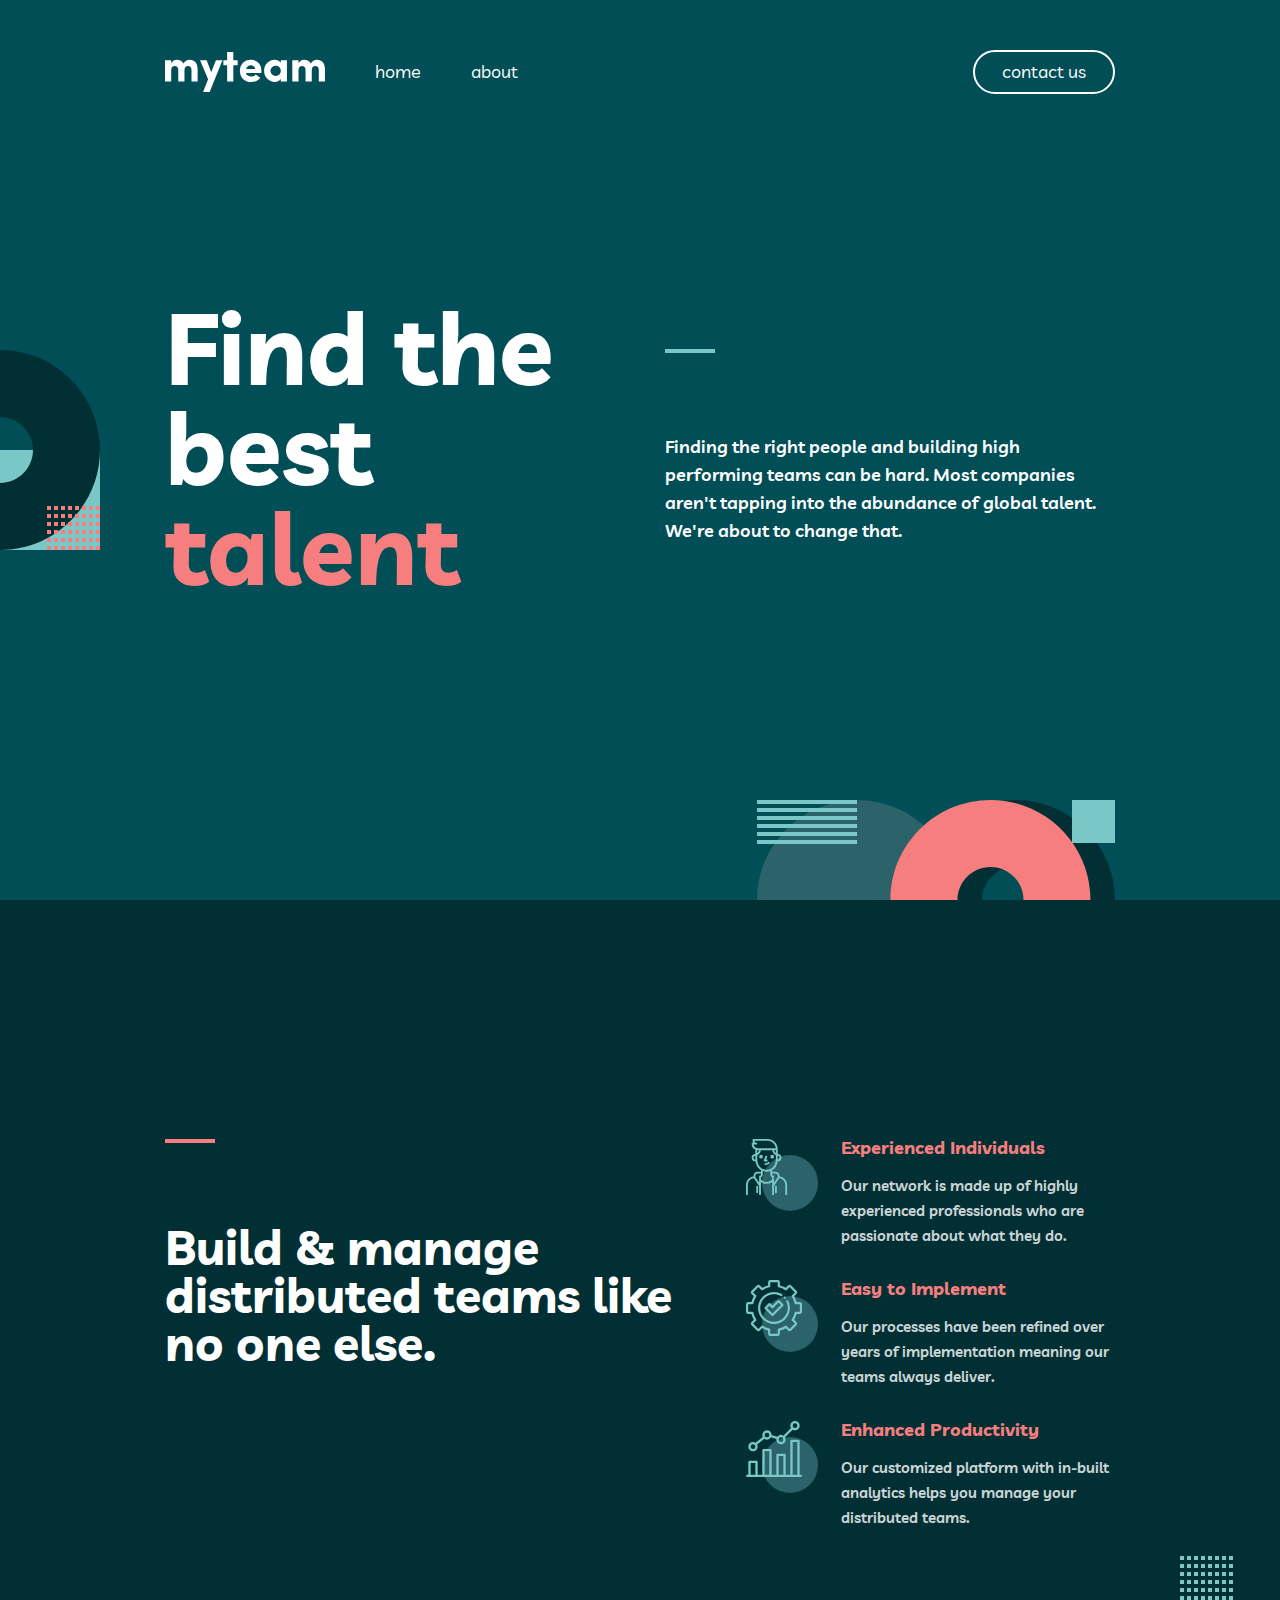
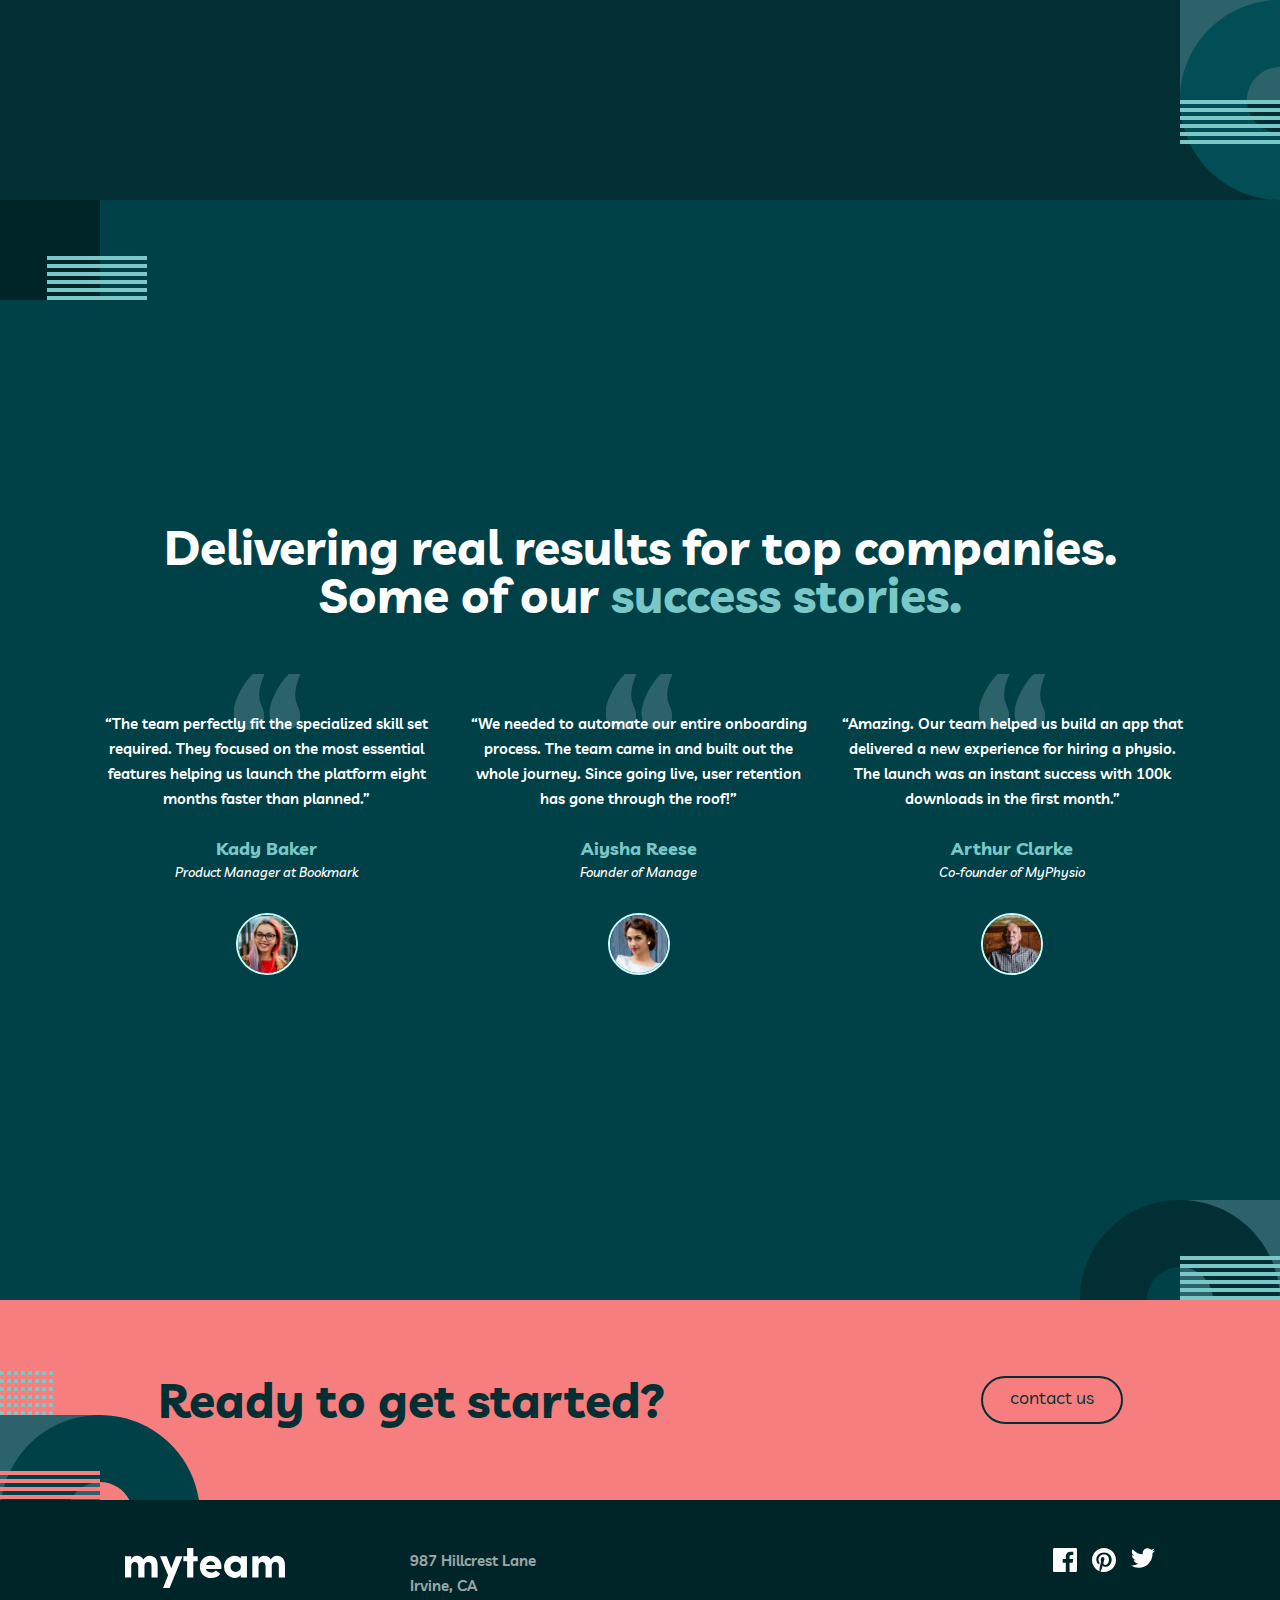
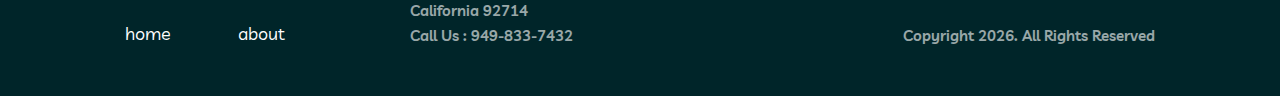
<file: index.html>
<!DOCTYPE html>
<html lang="en">
  <head>
    <meta charset="UTF-8" />
    <meta name="viewport" content="width=device-width, initial-scale=1.0" />
    <meta name="description" content="myTeam website to find the best talent" />

    <link rel="icon" type="image/png" sizes="32x32" href="assets/favicon-32x32.png" />

    <title>Frontend Mentor | myteam website challenge - Homepage</title>
    <link rel="preconnect" href="https://fonts.googleapis.com" />
    <link rel="preconnect" href="https://fonts.gstatic.com" crossorigin />
    <link href="https://fonts.googleapis.com/css2?family=Livvic:wght@600;700&display=swap" rel="stylesheet" />
    <link rel="stylesheet" href="./styles/home.css" />
  </head>
  <body>
    <div class="menu-backdrop">
      <div class="menu">
        <ul>
          <li>
            <button type="button" aria-label="close button" class="closeBtn">
              <img src="./assets/icon-close.svg" alt="close button" />
            </button>
          </li>
          <li><a class="link header-link" href="./index.html">home</a></li>
          <li><a class="link header-link" href="./about.html">about</a></li>
          <li><a class="contact-us header-link" href="./contact.html">contact us</a></li>
        </ul>
        <img class="menu-bg-pattern" src="./assets/bg-pattern-about-1-mobile-nav-1.svg" alt="" />
      </div>
    </div>
    <header class="header-container">
      <img class="pattern-home-1" src="./assets/bg-pattern-home-1.svg" alt="" />
      <div class="header">
        <nav class="nav-bar">
          <img class="logo" src="./assets/logo.svg" alt="logo" />
          <a class="link header-link" href="./index.html">home</a>
          <a class="link header-link" href="./about.html">about</a>
          <a class="contact-us header-link" href="./contact.html">contact us</a>
          <button type="button" aria-label="hamburger" class="hamburger">
            <img src="./assets/icon-hamburger.svg" alt="" />
          </button>
        </nav>

        <div class="content">
          <h1 class="main-heading">Find the<br/ >best <span class="talent">talent</span></h1>
          <p class="desc">Finding the right people and building high performing teams can be hard. Most companies aren't tapping into the abundance of global talent. We're about to change that.</p>
        </div>
        <img class="pattern-home-2" src="./assets/bg-pattern-home-2.svg" alt="" />
      </div>
    </header>
    <main>
      <div class="main-content-container">
        <section class="teams-info">
          <div class="teams-group">
            <h2 class="heading-2"><span>Build & manage distributed teams like no one else.</span></h2>
            <div class="teams-data">
              <figure>
                <img src="./assets/icon-person.svg" alt="icon-person" />
                <figcaption>
                  <h3>Experienced Individuals</h3>
                  <p>Our network is made up of highly experienced professionals who are passionate about what they do.</p>
                </figcaption>
              </figure>
              <figure>
                <img src="./assets/icon-cog.svg" alt="icon-cog" />
                <figcaption>
                  <h3>Easy to Implement</h3>
                  <p>Our processes have been refined over years of implementation meaning our teams always deliver.</p>
                </figcaption>
              </figure>
              <figure>
                <img src="./assets/icon-chart.svg" alt="icon-chart" />
                <figcaption>
                  <h3>Enhanced Productivity</h3>
                  <p>Our customized platform with in-built analytics helps you manage your distributed teams.</p>
                </figcaption>
              </figure>
            </div>
          </div>
        </section>
        <img class="pattern-home-3" src="./assets/bg-pattern-home-3.svg" alt="" />
      </div>
      <section class="quotes-container">
        <img src="./assets/bg-pattern-home-4-about-3.svg" alt="" />
        <div class="quotes">
          <div class="quotes-group">
            <h2 class="heading-2">Delivering real results for top companies. Some of our <span class="success-stories">success stories.</span></h2>
            <figure class="figure1">
              <figcaption>
                <img class="icon-quote" src="./assets/icon-quotes.svg" alt="" />
                <q class="quote">The team perfectly fit the specialized skill set required. They focused on the most essential features helping us launch the platform eight months faster than planned.</q>
                <h3 class="heading-3">Kady Baker</h3>
                <p class="job-position">Product Manager at Bookmark</p>
              </figcaption>
              <img src="./assets/avatar-kady.jpg" width="62" height="62" alt="kady" />
            </figure>
            <figure class="figure2">
              <figcaption>
                <img class="icon-quote" src="./assets/icon-quotes.svg" alt="" />
                <q class="quote">We needed to automate our entire onboarding process. The team came in and built out the whole journey. Since going live, user retention has gone through the roof!</q>
                <h3 class="heading-3">Aiysha Reese</h3>
                <p class="job-position">Founder of Manage</p>
              </figcaption>
              <img src="./assets/avatar-aiysha.jpg" width="62" height="62" alt="aiysha" />
            </figure>
            <figure class="figure3">
              <figcaption>
                <img class="icon-quote" src="./assets/icon-quotes.svg" alt="" />
                <q class="quote">Amazing. Our team helped us build an app that delivered a new experience for hiring a physio. The launch was an instant success with 100k downloads in the first month.</q>
                <h3 class="heading-3">Arthur Clarke</h3>
                <p class="job-position">Co-founder of MyPhysio</p>
              </figcaption>
              <img src="./assets/avatar-arthur.jpg" width="62" height="62" alt="arthur" />
            </figure>
          </div>
        </div>
        <img src="./assets/bg-pattern-home-5.svg" class="pattern-home-5" alt="" />
      </section>
      <section class="contact-us-container">
        <img class="pattern-contact-us" src="./assets/bg-pattern-home-6-about-5.svg" alt="" />
        <div class="contact-us-content">
          <h2 class="heading-2">Ready to get started?</h2>
          <a class="contact-us header-link" href="./contact.html">contact us</a>
        </div>
      </section>
    </main>
    <footer class="footer-container">
      <div class="footer-content">
        <div class="nav-group">
          <img class="logo" src="./assets/logo.svg" alt="logo" />
          <div class="nav-links">
            <ul>
              <li><a class="link header-link" href="./index.html">home</a></li>
              <li><a class="link header-link" href="./about.html">about</a></li>
            </ul>
          </div>
          <div class="nav-socials">
            <ul>
              <li>
                <a class="link header-link" href="http://www.facebook.com" target="_blank"><img src="./assets/icon-facebook.svg" alt="facebook" /></a>
              </li>
              <li>
                <a class="link header-link" href="http://www.pinterest.com" target="_blank"><img src="./assets/icon-pinterest.svg" alt="pinterest" /></a>
              </li>
              <li>
                <a class="link header-link" href="http://www.twitter.com" target="_blank"><img src="./assets/icon-twitter.svg" alt="twitter" /></a>
              </li>
            </ul>
          </div>
        </div>
        <address class="address">987 Hillcrest Lane<br />Irvine, CA<br />California 92714<br />Call Us : 949-833-7432</address>
        <div class="contact-block">
          <div class="nav-socials">
            <ul>
              <li>
                <a class="link header-link" href="http://www.facebook.com" target="_blank"><img src="./assets/icon-facebook.svg" alt="facebook" /></a>
              </li>
              <li>
                <a class="link header-link" href="http://www.pinterest.com" target="_blank"><img src="./assets/icon-pinterest.svg" alt="pinterest" /></a>
              </li>
              <li>
                <a class="link header-link" href="http://www.twitter.com" target="_blank"><img src="./assets/icon-twitter.svg" alt="twitter" /></a>
              </li>
            </ul>
          </div>
          <address class="address">987 Hillcrest Lane<br />Irvine, CA<br />California 92714<br />Call Us : 949-833-7432</address>
          <p class="copyright">Copyright <span class="year"></span>. All Rights Reserved</p>
        </div>
      </div>
    </footer>
    <script src="src/index.js"></script>
  </body>
</html>
</file>
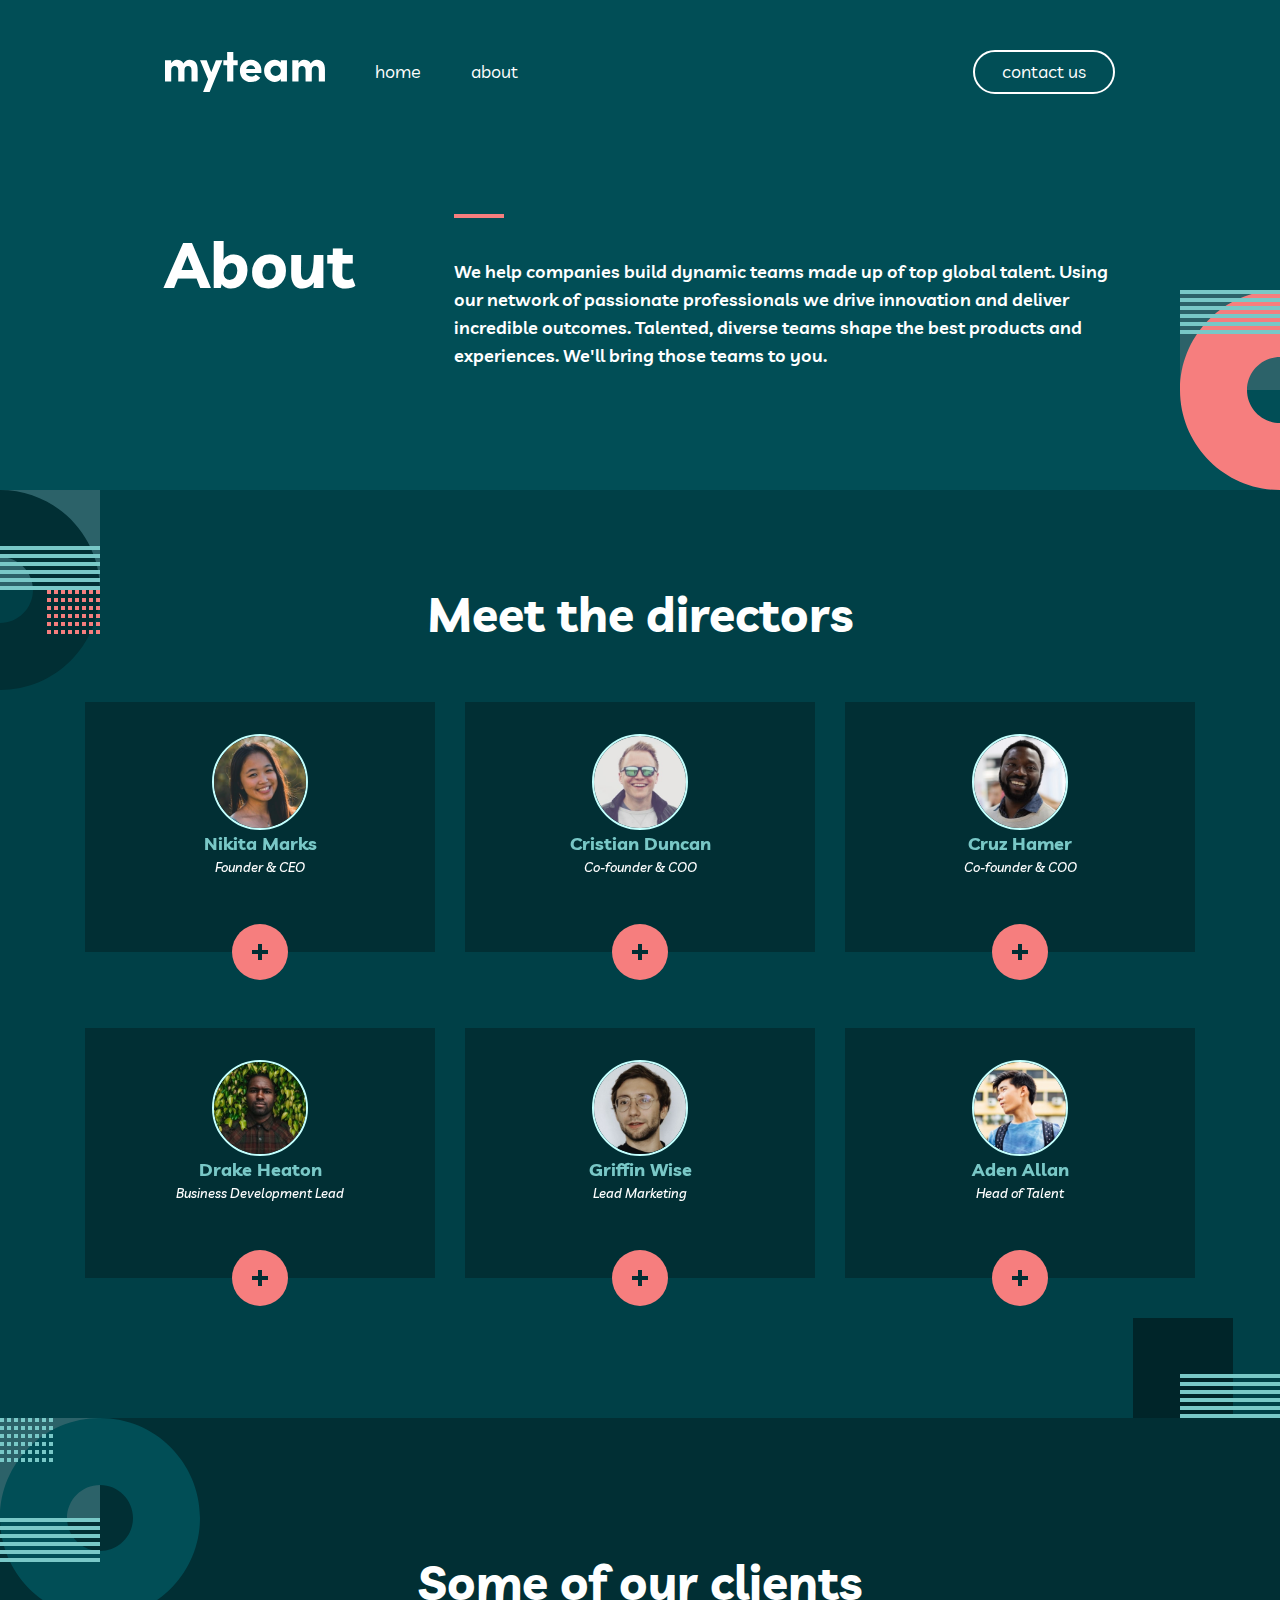
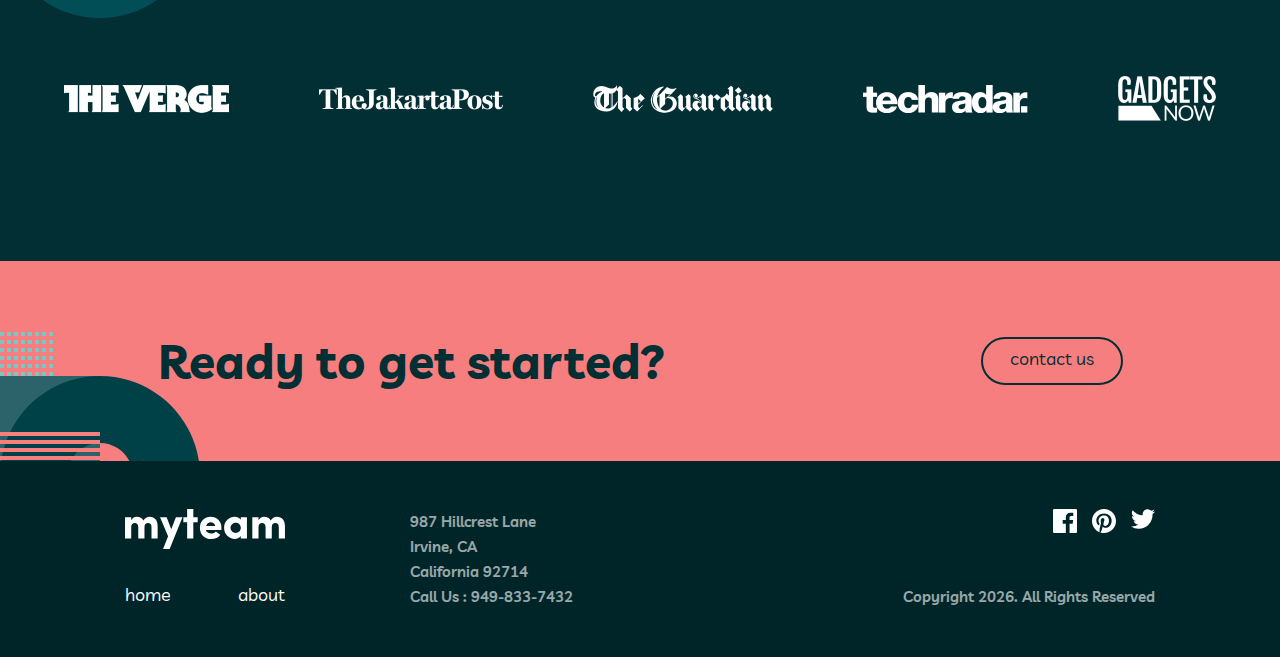
<file: about.html>
<!DOCTYPE html>
<html lang="en">
  <head>
    <meta charset="UTF-8" />
    <meta name="viewport" content="width=device-width, initial-scale=1.0" />
    <meta name="description" content="myTeam website to find the best talent" />

    <link rel="icon" type="image/png" sizes="32x32" href="assets/favicon-32x32.png" />

    <title>Frontend Mentor | myteam website challenge - About</title>
    <link rel="stylesheet" href="./styles/about.css" />
  </head>
  <body>
    <div class="menu-backdrop">
      <div class="menu">
        <ul>
          <li>
            <button type="button" aria-label="close button" class="closeBtn">
              <img src="./assets/icon-close.svg" alt="close button" />
            </button>
          </li>
          <li><a class="link header-link" href="./index.html">home</a></li>
          <li><a class="link header-link" href="./about.html">about</a></li>
          <li><a class="contact-us header-link" href="./contact.html">contact us</a></li>
        </ul>
        <img class="menu-bg-pattern" src="./assets/bg-pattern-about-1-mobile-nav-1.svg" alt="" />
      </div>
    </div>
    <header class="header-container">
      <div class="header">
        <div class="header-content">
          <nav class="nav-bar">
            <img class="logo" src="./assets/logo.svg" alt="logo" />
            <a class="link header-link" href="./index.html">home</a>
            <a class="link header-link" href="./about.html">about</a>
            <a class="contact-us header-link" href="./contact.html">contact us</a>
            <button type="button" aria-label="hamburger" class="hamburger">
              <link href="https://fonts.googleapis.com/css2?family=Livvic:wght@600;700&display=swap" rel="stylesheet" />
              <img src="./assets/icon-hamburger.svg" alt="" />
            </button>
          </nav>
          <div class="content">
            <h1 class="main-heading">About</h1>
            <p class="desc">
              We help companies build dynamic teams made up of top global talent. Using our network of passionate professionals we drive innovation and deliver incredible outcomes. Talented, diverse teams shape the best products and experiences.
              We'll bring those teams to you.
            </p>
          </div>
        </div>
      </div>
      <img class="pattern-home-2" src="./assets/bg-pattern-about-1-mobile-nav-1.svg" alt="" />
    </header>
    <main>
      <div class="main-content-container">
        <img class="bg-pattern-2" src="./assets/bg-pattern-about-2-contact-1.svg" alt="" />
        <div class="directors-info">
          <h2 class="heading-2">Meet the directors</h2>
          <div class="cards">
            <div class="card">
              <div class="card-holder">
                <div class="card-inner">
                  <figure class="card-front">
                    <img width="96px" height="96px" src="./assets/avatar-nikita.jpg" alt="Nikita" />
                    <figcaption>
                      <h3 class="heading-3">Nikita Marks</h3>
                      <p class="job-position">Founder & CEO</p>
                    </figcaption>
                  </figure>
                  <div class="back-card">
                    <h3 class="heading-3">Nikita Marks</h3>
                    <q class="card-quote">It always amazes me how much talent there is in every corner of the globe.</q>
                    <div class="socials">
                      <a class="link header-link" href="http://www.twitter.com" target="_blank"><img src="./assets/icon-twitter.svg" alt="Twitter" /></a
                      ><a class="link header-link" href="http://www.linkedin.com" target="_blank"><img src="./assets/icon-linkedin.svg" alt="LinkedIn" /></a>
                    </div>
                  </div>
                </div>
              </div>
              <button type="button" class="card-btn" aria-label="open/close card"><img src="./assets/icon-cross.svg" alt="" /></button>
            </div>
            <div class="card">
              <div class="card-holder">
                <div class="card-inner">
                  <figure class="card-front">
                    <img width="96px" height="96px" src="./assets/avatar-christian.jpg" alt="Christian" />
                    <figcaption>
                      <h3 class="heading-3">Cristian Duncan</h3>
                      <p class="job-position">Co-founder & COO</p>
                    </figcaption>
                  </figure>
                  <div class="back-card">
                    <h3 class="heading-3">Cristian Duncan</h3>
                    <q class="card-quote">Distributed teams required unique processes. You need to approach work in a new way.</q>
                    <div class="socials">
                      <a class="link header-link" href="http://www.twitter.com" target="_blank"><img src="./assets/icon-twitter.svg" alt="Twitter" /></a
                      ><a class="link header-link" href="http://www.linkedin.com" target="_blank"><img src="./assets/icon-linkedin.svg" alt="LinkedIn" /></a>
                    </div>
                  </div>
                </div>
              </div>
              <button type="button" class="card-btn" aria-label="open/close card"><img src="./assets/icon-cross.svg" alt="" /></button>
            </div>
            <div class="card">
              <div class="card-holder">
                <div class="card-inner">
                  <figure class="card-front">
                    <img width="96px" height="96px" src="./assets/avatar-cruz.jpg" alt="Cruz" />
                    <figcaption>
                      <h3 class="heading-3">Cruz Hamer</h3>
                      <p class="job-position">Co-founder & COO</p>
                    </figcaption>
                  </figure>
                  <div class="back-card">
                    <h3 class="heading-3">Cruz Hamer</h3>
                    <q class="card-quote">Technology is at the forefront of enabling distributed teams. That's where we come in.</q>
                    <div class="socials">
                      <a class="link header-link" href="http://www.twitter.com" target="_blank"><img src="./assets/icon-twitter.svg" alt="Twitter" /></a
                      ><a class="link header-link" href="http://www.linkedin.com" target="_blank"><img src="./assets/icon-linkedin.svg" alt="LinkedIn" /></a>
                    </div>
                  </div>
                </div>
              </div>
              <button type="button" class="card-btn" aria-label="open/close card"><img src="./assets/icon-cross.svg" alt="" /></button>
            </div>
            <div class="card">
              <div class="card-holder">
                <div class="card-inner">
                  <figure class="card-front">
                    <img width="96px" height="96px" src="./assets/avatar-drake.jpg" alt="Drake" />
                    <figcaption>
                      <h3 class="heading-3">Drake Heaton</h3>
                      <p class="job-position">Business Development Lead</p>
                    </figcaption>
                  </figure>
                  <div class="back-card">
                    <h3 class="heading-3">Drake Heaton</h3>
                    <q class="card-quote">Hiring similar people from similar backgrounds is a surefire way to stunt innovation.</q>
                    <div class="socials">
                      <a class="link header-link" href="http://www.twitter.com" target="_blank"><img src="./assets/icon-twitter.svg" alt="Twitter" /></a
                      ><a class="link header-link" href="http://www.linkedin.com" target="_blank"><img src="./assets/icon-linkedin.svg" alt="LinkedIn" /></a>
                    </div>
                  </div>
                </div>
              </div>
              <button type="button" class="card-btn" aria-label="open/close card"><img src="./assets/icon-cross.svg" alt="" /></button>
            </div>
            <div class="card">
              <div class="card-holder">
                <div class="card-inner">
                  <figure class="card-front">
                    <img width="96px" height="96px" src="./assets/avatar-griffin.jpg" alt="Griffin" />
                    <figcaption>
                      <h3 class="heading-3">Griffin Wise</h3>
                      <p class="job-position">Lead Marketing</p>
                    </figcaption>
                  </figure>
                  <div class="back-card">
                    <h3 class="heading-3">Griffin Wise</h3>
                    <q class="card-quote">Unique perspectives shape unique products, which is what you need to survive these days.</q>
                    <div class="socials">
                      <a class="link header-link" href="http://www.twitter.com" target="_blank"><img src="./assets/icon-twitter.svg" alt="Twitter" /></a
                      ><a class="link header-link" href="http://www.linkedin.com" target="_blank"><img src="./assets/icon-linkedin.svg" alt="LinkedIn" /></a>
                    </div>
                  </div>
                </div>
              </div>
              <button type="button" class="card-btn" aria-label="open/close card"><img src="./assets/icon-cross.svg" alt="" /></button>
            </div>
            <div class="card">
              <div class="card-holder">
                <div class="card-inner">
                  <figure class="card-front">
                    <img width="96px" height="96px" src="./assets/avatar-aden.jpg" alt="Aden" />
                    <figcaption>
                      <h3 class="heading-3">Aden Allan</h3>
                      <p class="job-position">Head of Talent</p>
                    </figcaption>
                  </figure>
                  <div class="back-card">
                    <h3 class="heading-3">Aden Allan</h3>
                    <q class="card-quote">Empowered teams create truly amazing products. Set the north star and let them follow it.</q>
                    <div class="socials">
                      <a class="link header-link" href="http://www.twitter.com" target="_blank"><img src="./assets/icon-twitter.svg" alt="Twitter" /></a
                      ><a class="link header-link" href="http://www.linkedin.com" target="_blank"><img src="./assets/icon-linkedin.svg" alt="LinkedIn" /></a>
                    </div>
                  </div>
                </div>
              </div>
              <button type="button" class="card-btn" aria-label="open/close card"><img src="./assets/icon-cross.svg" alt="" /></button>
            </div>
          </div>
        </div>
        <img class="bg-pattern-3" src="./assets/bg-pattern-home-4-about-3.svg" alt="" />
      </div>
      <section class="clients-container">
        <img class="pattern-four" src="./assets/bg-pattern-about-4.svg" alt="" />
        <div class="clients-content">
          <h2 class="heading-2">Some of our clients</h2>
          <div class="clients">
            <img src="./assets/logo-the-verge.png" alt="The Verge" />
            <img src="./assets/logo-jakarta-post.png" class="jakarta-post" alt="The Jakarta Post" />
            <img src="./assets/logo-the-guardian.png" alt="The Guardian" />
            <img src="./assets/logo-tech-radar.png" alt="Tech Radar" />
            <img src="./assets/logo-gadgets-now.png" class="gadgets-now" alt="Gadgets Now" />
          </div>
        </div>
      </section>
      <section class="contact-us-container">
        <img class="pattern-contact-us" src="./assets/bg-pattern-home-6-about-5.svg" alt="" />
        <div class="contact-us-content">
          <h2 class="heading-2">Ready to get started?</h2>
          <a class="contact-us header-link" href="./contact.html">contact us</a>
        </div>
      </section>
    </main>
    <footer class="footer-container">
      <div class="footer-content">
        <div class="nav-group">
          <img class="logo" src="./assets/logo.svg" alt="logo" />
          <div class="nav-links">
            <ul>
              <li><a class="link header-link" href="./index.html">home</a></li>
              <li><a class="link header-link" href="./about.html">about</a></li>
            </ul>
          </div>
          <div class="nav-socials">
            <ul>
              <li>
                <a class="link header-link" href="http://www.facebook.com" target="_blank"><img src="./assets/icon-facebook.svg" alt="facebook" /></a>
              </li>
              <li>
                <a class="link header-link" href="http://www.pinterest.com" target="_blank"><img src="./assets/icon-pinterest.svg" alt="pinterest" /></a>
              </li>
              <li>
                <a class="link header-link" href="http://www.twitter.com" target="_blank"><img src="./assets/icon-twitter.svg" alt="twitter" /></a>
              </li>
            </ul>
          </div>
        </div>
        <address class="address">987 Hillcrest Lane<br />Irvine, CA<br />California 92714<br />Call Us : 949-833-7432</address>
        <div class="contact-block">
          <div class="nav-socials">
            <ul>
              <li>
                <a class="link header-link" href="http://www.facebook.com" target="_blank"><img src="./assets/icon-facebook.svg" alt="facebook" /></a>
              </li>
              <li>
                <a class="link header-link" href="http://www.pinterest.com" target="_blank"><img src="./assets/icon-pinterest.svg" alt="pinterest" /></a>
              </li>
              <li>
                <a class="link header-link" href="http://www.twitter.com" target="_blank"><img src="./assets/icon-twitter.svg" alt="twitter" /></a>
              </li>
            </ul>
          </div>
          <address class="address">987 Hillcrest Lane<br />Irvine, CA<br />California 92714<br />Call Us : 949-833-7432</address>
          <p class="copyright">Copyright <span class="year"></span>. All Rights Reserved</p>
        </div>
      </div>
    </footer>
    <script src="src/index.js"></script>
  </body>
</html>
</file>
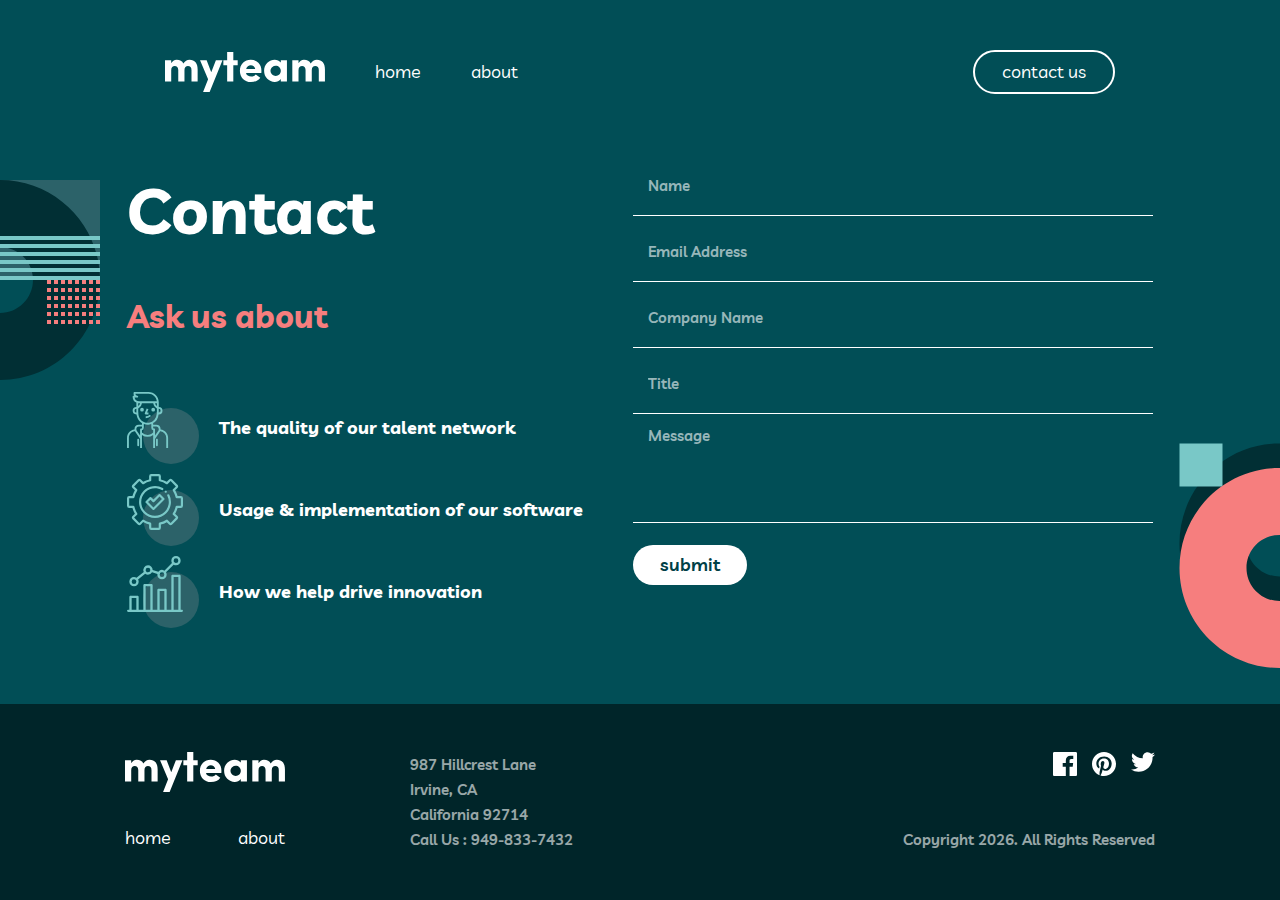
<file: contact.html>
<!DOCTYPE html>
<html lang="en">
  <head>
    <meta charset="UTF-8" />
    <meta name="viewport" content="width=device-width, initial-scale=1.0" />
    <meta name="description" content="myTeam website to find the best talent" />

    <link rel="icon" type="image/png" sizes="32x32" href="assets/favicon-32x32.png" />

    <title>Frontend Mentor | myteam website challenge - Contact</title>
    <link rel="stylesheet" href="./styles/contact.css" />
  </head>
  <body>
    <div class="menu-backdrop">
      <div class="menu">
        <ul>
          <li>
            <button type="button" aria-label="close button" class="closeBtn">
              <img src="./assets/icon-close.svg" alt="close button" />
            </button>
          </li>
          <li><a class="link header-link" href="./index.html">home</a></li>
          <li><a class="link header-link" href="./about.html">about</a></li>
          <li><a class="contact-us header-link" href="./contact.html">contact us</a></li>
        </ul>
        <img class="menu-bg-pattern" src="./assets/bg-pattern-about-1-mobile-nav-1.svg" alt="" />
      </div>
    </div>
    <div class="container">
      <header class="header-container">
        <div class="header">
          <div class="header-content">
            <nav class="nav-bar">
              <img class="logo" src="./assets/logo.svg" alt="logo" />
              <a class="link header-link" href="./index.html">home</a>
              <a class="link header-link" href="./about.html">about</a>
              <a class="contact-us header-link" href="./contact.html">contact us</a>
              <button type="button" aria-label="hamburger" class="hamburger">
                <link href="https://fonts.googleapis.com/css2?family=Livvic:wght@600;700&display=swap" rel="stylesheet" />
                <img src="./assets/icon-hamburger.svg" alt="" />
              </button>
            </nav>
          </div>
        </div>
      </header>
      <main class="main-content-container">
        <img class="bg-pattern-2" src="./assets/bg-pattern-about-2-contact-1.svg" alt="" />
        <div class="combined-blocks">
          <div class="content-area">
            <h1 class="main-heading">Contact</h1>
            <p class="desc">Ask us about</p>
            <div class="questions">
              <figure class="question-block">
                <img src="./assets/icon-person.svg" alt="icon-person" />
                <figcaption class="question-text">The quality of our talent network</figcaption>
              </figure>
              <figure class="question-block">
                <img src="./assets/icon-cog.svg" alt="icon-cog" />
                <figcaption class="question-text">Usage & implementation of our software</figcaption>
              </figure>
              <figure class="question-block">
                <img src="./assets/icon-chart.svg" alt="icon-chart" />
                <figcaption class="question-text">How we help drive innovation</figcaption>
              </figure>
            </div>
          </div>
          <form novalidate class="form">
            <div class="input-group">
              <label for="name" class="visually-hidden">Name</label><br />
              <input type="text" id="name" name="name" placeholder="Name" class="input" required />
              <p class="input-error-txt"></p>
            </div>
            <div class="input-group">
              <label for="email" class="visually-hidden">Email Address</label><br />
              <input type="email" id="email" name="email" placeholder="Email Address" class="input" required />
              <p class="input-error-txt"></p>
            </div>
            <div class="input-group">
              <label for="company" class="visually-hidden">Company Name</label><br />
              <input type="text" id="company" name="company" placeholder="Company Name" class="input" />
              <p class="input-error-txt"></p>
            </div>
            <div class="input-group">
              <label for="title" class="visually-hidden">Title</label><br />
              <input type="text" id="title" name="title" placeholder="Title" class="input" />
              <p class="input-error-txt"></p>
            </div>
            <div class="input-group">
              <label class="visually-hidden" for="message">Message</label>
              <textarea id="message" name="message" rows="4" cols="50" class="input message" placeholder="Message" required></textarea>
              <p class="input-error-txt"></p>
            </div>
            <input type="submit" class="submit-btn" value="submit" />
          </form>
        </div>
        <img src="./assets/bg-pattern-contact-2.svg" alt="" class="contact-pattern-2" />
      </main>
      <footer class="footer-container">
        <div class="footer-content">
          <div class="nav-group">
            <img class="logo" src="./assets/logo.svg" alt="logo" />
            <div class="nav-links">
              <ul>
                <li><a class="link header-link" href="./index.html">home</a></li>
                <li><a class="link header-link" href="./about.html">about</a></li>
              </ul>
            </div>
            <div class="nav-socials">
              <ul>
                <li>
                  <a class="link header-link" href="http://www.facebook.com" target="_blank"><img src="./assets/icon-facebook.svg" alt="facebook" /></a>
                </li>
                <li>
                  <a class="link header-link" href="http://www.pinterest.com" target="_blank"><img src="./assets/icon-pinterest.svg" alt="pinterest" /></a>
                </li>
                <li>
                  <a class="link header-link" href="http://www.twitter.com" target="_blank"><img src="./assets/icon-twitter.svg" alt="twitter" /></a>
                </li>
              </ul>
            </div>
          </div>
          <address class="address">987 Hillcrest Lane<br />Irvine, CA<br />California 92714<br />Call Us : 949-833-7432</address>
          <div class="contact-block">
            <div class="nav-socials">
              <ul>
                <li>
                  <a class="link header-link" href="http://www.facebook.com" target="_blank"><img src="./assets/icon-facebook.svg" alt="facebook" /></a>
                </li>
                <li>
                  <a class="link header-link" href="http://www.pinterest.com" target="_blank"><img src="./assets/icon-pinterest.svg" alt="pinterest" /></a>
                </li>
                <li>
                  <a class="link header-link" href="http://www.twitter.com" target="_blank"><img src="./assets/icon-twitter.svg" alt="twitter" /></a>
                </li>
              </ul>
            </div>
            <address class="address">987 Hillcrest Lane<br />Irvine, CA<br />California 92714<br />Call Us : 949-833-7432</address>
            <p class="copyright">Copyright <span class="year"></span>. All Rights Reserved</p>
          </div>
        </div>
      </footer>
    </div>
    <script src="src/index.js"></script>
    <script src="src/contact.js"></script>
  </body>
</html>
</file>
<file: styles/home.css>
@import './styles.css';

.content {
  position: relative;
  display: flex;
  align-items: center;
  justify-content: space-between;
  gap: 2rem;
}

.main-heading {
  font-size: 10rem;
  font-weight: 700;
  line-height: 10rem;
}

.talent {
  color: var(--light-coral);
}

.desc {
  font-size: 1.8rem;
  line-height: 2.8rem;
  font-weight: 600;
  max-width: 45rem;
}

.desc::before {
  background-color: var(--rapture-blue);
}

.desc::before,
.teams-group .heading-2::before {
  content: '';
  display: block;
  width: 5rem;
  height: 0.4rem;
  margin-bottom: 8rem;
}

.teams-group .heading-2::before {
  background-color: var(--light-coral);
}

.pattern-home-1 {
  position: absolute;
  top: 50%;
  left: -10rem;
  transform: translateY(-50%);
}

.pattern-home-2 {
  display: block;
  margin-left: auto;
  width: 100%;
  max-width: 35.8rem;
}

.teams-info {
  position: relative;
  display: flex;
  align-items: center;
  min-height: 100vh;
  padding: 4rem 16.5rem;
}

.main-content-container {
  position: relative;
  background-color: var(--sacramento-state-green);
  min-height: 100vh;
  overflow: hidden;
}

.teams-data > figure {
  display: flex;
  align-items: flex-start;
  gap: 2.3rem;
  margin-bottom: 3.2rem;
}

.teams-data h3 {
  font-size: 1.8rem;
  color: var(--light-coral);
  font-weight: 700;
  margin-bottom: 1.6rem;
}

.teams-data p {
  font-size: 1.5rem;
  font-weight: 600;
  line-height: 2.5rem;
  opacity: 0.8;
}

.pattern-home-3 {
  position: absolute;
  right: -10rem;
  bottom: 0;
  z-index: 0;
}

.teams-group {
  position: relative;
  z-index: 1;
  display: flex;
  gap: 4.5rem;
}

.quotes-container {
  display: flex;
  flex-direction: column;
  align-items: flex-start;
  justify-content: center;
  background-color: var(--deep-jungle-green);
}

.quotes {
  min-height: 100vh;
  overflow: hidden;
  display: flex;
  flex-direction: column;
  justify-content: center;
  align-items: center;
}

.quotes > img:first-child {
  align-self: flex-start;
}

.quotes > img:last-child {
  align-self: flex-end;
}

.quotes-group {
  display: grid;
  grid-template-areas: 'header header header' 'figure1 figure2 figure3';
  grid-gap: 3rem;
  grid-row-gap: 9.2rem;
  max-width: 111rem;
  text-align: center;
  margin: 0 9.7rem;
}

.quotes-group .heading-2 {
  grid-area: header;
}

.quotes-group figcaption {
  position: relative;
}

.icon-quote {
  position: absolute;
  z-index: 0;
  top: -3.7rem;
  left: 50%;
  transform: translateX(-50%);
}

.figure1 {
  grid-area: figure1;
}

.figure2 {
  grid-area: figure2;
}

.figure3 {
  grid-area: figure3;
}

.success-stories {
  color: var(--rapture-blue);
}

.quote {
  font-size: 1.5rem;
  font-weight: 600;
  line-height: 2.5rem;
  position: relative;
  z-index: 1;
}

.quotes-group figure > img {
  border-radius: 50%;
  border: 0.2rem solid #c4fffe;
  margin-top: 3.2rem;
}

.pattern-home-5 {
  align-self: flex-end;
}

@media only screen and (max-width: 1200px) {
  .pattern-home-1 {
    display: none;
  }
}

@media only screen and (max-width: 1180px) {
  .pattern-home-3 {
    top: 0;
  }

  .teams-group {
    flex-direction: column;
  }

  .teams-group .heading-2::before {
    margin-bottom: 3.2rem;
  }
}

@media only screen and (max-width: 1000px) {
  .desc {
    font-size: 1.5rem;
  }

  .pattern-home-2 {
    margin: 0 auto;
  }

  .desc::before {
    display: none;
  }

  .content {
    flex-direction: column;
    text-align: center;
  }

  .main-heading {
    font-size: 6.4rem;
    line-height: inherit;
  }
}

@media only screen and (max-width: 870px) {
  .quotes-group {
    grid-template-areas:
      'header'
      'figure1'
      'figure2'
      'figure3';
    grid-row-gap: 7.2rem;
  }
}

@media only screen and (max-width: 700px) {
  .teams-info {
    padding: 4rem 9.5rem;
  }
}

@media only screen and (max-width: 640px) {
  .teams-group .heading-2 {
    max-width: 23rem;
  }
  .teams-info {
    padding-left: 2.4rem;
    padding-right: 2.4rem;
    justify-content: center;
  }

  .teams-data > figure {
    flex-direction: column;
    text-align: center;
    align-items: center;
    max-width: 40rem;
    margin: 4rem auto;
  }
}

@media only screen and (max-width: 500px) {
  .quotes-group {
    margin: 4rem 2.4rem;
  }
}

@media only screen and (max-width: 450px) {
  .main-heading {
    font-size: 4rem;
  }

  .desc {
    font-size: 1.5rem;
  }

  .content {
    padding-left: 2.4rem;
    padding-right: 2.4rem;
  }
}
</file>
<file: styles/about.css>
@import './styles.css';

.header {
  min-height: initial;
}
.header-container {
  position: relative;
  overflow: hidden;
}

.content {
  position: relative;
  display: flex;
  justify-content: space-between;
  gap: 10rem;
  margin: 12rem 0;
}

.main-heading {
  font-size: 6.4rem;
  font-weight: 700;
  line-height: 10rem;
}

.desc {
  position: relative;
  z-index: 1;
  font-size: 1.8rem;
  line-height: 2.8rem;
  font-weight: 600;
}

.desc::before {
  background-color: var(--light-coral);
}

.desc::before {
  content: '';
  display: block;
  width: 5rem;
  height: 0.4rem;
  margin-bottom: 4rem;
}

.pattern-home-2 {
  position: absolute;
  right: -10rem;
  bottom: 0;
  z-index: 0;
}

.main-content-container {
  position: relative;
  background-color: var(--deep-jungle-green);
  overflow: hidden;
}

.bg-pattern-2 {
  position: absolute;
  top: 0;
  left: -10rem;
}

.directors-info {
  position: relative;
  min-height: 100vh;
  display: flex;
  flex-direction: column;
  justify-content: center;
  padding: 10rem 2.4rem 14rem;
}

.directors-info .heading-2 {
  margin-bottom: 6.4rem;
  text-align: center;
}

.cards {
  display: grid;
  row-gap: 7.6rem;
  column-gap: 3rem;
  grid-template-columns: repeat(auto-fill, minmax(20rem, 35rem));
  justify-content: center;
}

.card {
  position: relative;
  display: flex;
  flex-direction: column;
  align-items: center;
  min-height: 25rem;
  min-width: 22.5rem;
}

.card-btn img {
  pointer-events: none;
}

.card button {
  display: flex;
  justify-content: center;
  align-items: center;
  position: absolute;
  bottom: -2.8rem;
  cursor: pointer;
  width: 5.6rem;
  height: 5.6rem;
  background-color: var(--light-coral);
  border: none;
  border-radius: 50%;
  transition: all 0.3s;
}

.card button.opened {
  background-color: var(--rapture-blue);
}

.card figcaption {
  text-align: center;
}

.card figure img {
  border: 0.2rem solid #c4fffe;
  border-radius: 50%;
  margin: 0 auto;
  display: block;
}

.bg-pattern-3 {
  position: absolute;
  bottom: 0;
  right: 0;
}

.clients-container {
  position: relative;
  background-color: var(--sacramento-state-green);
}

.clients-content {
  position: relative;
  z-index: 1;
  padding: 14rem 0;
  display: flex;
  flex-direction: column;
  align-items: center;
  gap: 7rem;
}

.clients-content .heading-2 {
  text-align: center;
}

.pattern-four {
  position: absolute;
  top: 0;
  left: 0;
  z-index: 1;
}

.clients {
  display: flex;
  align-items: center;
  gap: 9rem;
}

.clients img {
  height: 2.8rem;
}

.clients .gadgets-now {
  height: 4.5rem;
}

.clients .jakarta-post {
  height: 2.3rem;
}

.back-card {
  display: flex;
  flex-direction: column;
  align-items: center;
  transform: rotateY(180deg);
  background-color: var(--dark-green);
}

.card-quote {
  font-size: 1.5rem;
  line-height: 2.5rem;
  text-align: center;
  margin-top: 1rem;
  margin-bottom: 2rem;
}

.card-holder {
  background-color: transparent;
  perspective: 1000px;
  width: 100%;
  height: 100%;
}

.card-inner {
  position: relative;
  width: 100%;
  height: 100%;
  transition: transform 0.6s;
  transform-style: preserve-3d;
  /* transform: rotateY(180deg); */
}

.card-front {
  background-color: var(--sacramento-state-green);
}

.card-inner .heading-3 {
  margin-top: 0;
}

.socials .header-link:first-child {
  margin-right: 1.7rem;
}

.socials .header-link {
  display: inline;
}

.card-front,
.back-card {
  position: absolute;
  width: 100%;
  height: 100%;
  -webkit-backface-visibility: hidden;
  backface-visibility: hidden;
  padding: 3.2rem 4.8rem;
}

@media only screen and (max-width: 1200px) {
  .content {
    flex-direction: column;
    text-align: center;
    gap: 0;
    max-width: 50rem;
    margin: 8rem auto 12rem;
  }
  .desc {
    font-size: 1.5rem;
  }
  .desc::before {
    display: none;
  }
}

@media only screen and (max-width: 1180px) {
  .directors-info > .heading-2 {
    font-size: 4.8rem;
  }

  .clients {
    gap: 6rem;
  }

  .clients img {
    height: 1.7rem;
  }

  .clients .gadgets-now {
    height: 2.8rem;
  }

  .clients .jakarta-post {
    height: 1.4rem;
  }

  .pattern-four {
    top: -10rem;
  }

  .clients-container {
    overflow: hidden;
  }

  .clients-content {
    padding: 8rem 0;
  }
}

@media only screen and (max-width: 780px) {
  .pattern-four {
    left: -10rem;
  }

  .clients {
    flex-direction: column;
  }
}

@media only screen and (max-width: 700px) {
  .main-heading {
    font-size: 4rem;
    line-height: normal;
    margin-bottom: 1rem;
  }

  .pattern-home-2 {
    bottom: -10rem;
  }

  .content {
    padding: 0 2.4rem;
  }

  .directors-info > .heading-2 {
    font-size: 3.2rem;
  }
}

@media only screen and (max-width: 560px) {
  .bg-pattern-2 {
    top: -10rem;
  }
}

@media only screen and (max-width: 350px) {
  .card-front,
  .back-card {
    padding: 3.2rem 1.8rem;
  }
}

@media (hover: hover) and (pointer: fine) {
  .card button:hover {
    transition: all 0.3s;
    background-color: var(--rapture-blue);
  }

  .card button.opened:hover {
    background-color: var(--light-coral);
  }
}
</file>
<file: styles/contact.css>
@import './styles.css';

.header {
  min-height: initial;
}

.container {
  display: flex;
  flex-direction: column;
  justify-content: space-between;
  height: 100%;
  overflow-x: hidden;
}

.main-content-container {
  position: relative;
  padding: 3rem 12.7rem;
}

.main-heading {
  font-size: 6.4rem;
  font-weight: 700;
  line-height: 10rem;
}

.content-area {
  flex-basis: 100rem;
}

.contact-pattern-2 {
  position: absolute;
  right: -10rem;
  bottom: 0;
  z-index: 0;
}

.bg-pattern-2 {
  position: absolute;
  top: 5rem;
  left: -10rem;
}

.desc {
  font-size: 3.2rem;
  color: var(--light-coral);
  font-weight: 700;
  margin: 4rem 0 6rem;
}

.question-block {
  display: flex;
  align-items: center;
  gap: 2rem;
  margin: 1rem 0px;
  text-align: left;
}

.question-text {
  font-size: 1.8rem;
  font-weight: 700;
}

.combined-blocks {
  position: relative;
  z-index: 1;
  display: flex;
  max-width: 111rem;
  margin: 0 auto;
}

.submit-btn {
  text-decoration: none;
  background-color: var(--white);
  color: var(--deep-jungle-green);
  font-family: inherit;
  border-radius: 2.4rem;
  border: none;
  padding: 0.5em 1.5em;
  transition: all 0.3s;
  font-size: 1.8rem;
  line-height: 2.2rem;
  cursor: pointer;
  font-weight: 600;
  margin-top: 1rem;
}

.form {
  width: 100%;
  font-size: 1.5rem;
  font-weight: 600;
}

.input {
  width: 100%;
  background: transparent;
  outline: none;
  border: none;
  color: var(--white);
  border-bottom: 1px solid var(--white);
  padding-bottom: 2rem;
  font-family: inherit;
  padding-left: 1.5rem;
  font-size: inherit;
  font-weight: inherit;
  margin-bottom: 1rem;
}

.input.message {
  resize: none;
}

.input:focus {
  border-bottom: 1px solid var(--rapture-blue);
}

.input::placeholder {
  color: rgba(255, 255, 255, 0.6);
}

.input.error::placeholder {
  color: var(--light-coral);
  opacity: 0.6;
}

.input.error {
  border-bottom: 1px solid var(--light-coral);
}

.input-error-txt {
  color: var(--light-coral);
  font-size: 1rem;
  font-style: italic;
  font-weight: 700;
  padding-left: 1.5rem;
}

.footer-container {
  position: relative;
  z-index: 1;
}

.visually-hidden {
  border: 0;
  padding: 0;
  margin: 0;
  position: absolute !important;
  height: 1px;
  width: 1px;
  overflow: hidden;
  clip: rect(1px 1px 1px 1px); /* IE6, IE7 - a 0 height clip, off to the bottom right of the visible 1px box */
  clip: rect(1px, 1px, 1px, 1px); /*maybe deprecated but we need to support legacy browsers */
  clip-path: inset(50%); /*modern browsers, clip-path works inwards from each corner*/
  white-space: nowrap; /* added line to stop words getting smushed together (as they go onto seperate lines and some screen readers do not understand line feeds as a space */
}

@media only screen and (max-width: 1200px) {
  .combined-blocks {
    flex-direction: column;
    gap: 3rem;
  }

  .content-area {
    text-align: center;
    flex-basis: auto;
  }
}

@media only screen and (max-width: 600px) {
  .main-content-container {
    padding: 6rem 2.6rem 9rem;
  }

  .main-heading {
    font-size: 4rem;
  }

  .bg-pattern-2 {
    display: none;
  }

  .contact-pattern-2 {
    bottom: -10rem;
  }

  .desc {
    margin: 0 0 5rem;
  }
}

@media (hover: hover) and (pointer: fine) {
  .submit-btn:hover {
    background-color: var(--rapture-blue);
  }
}
</file>
